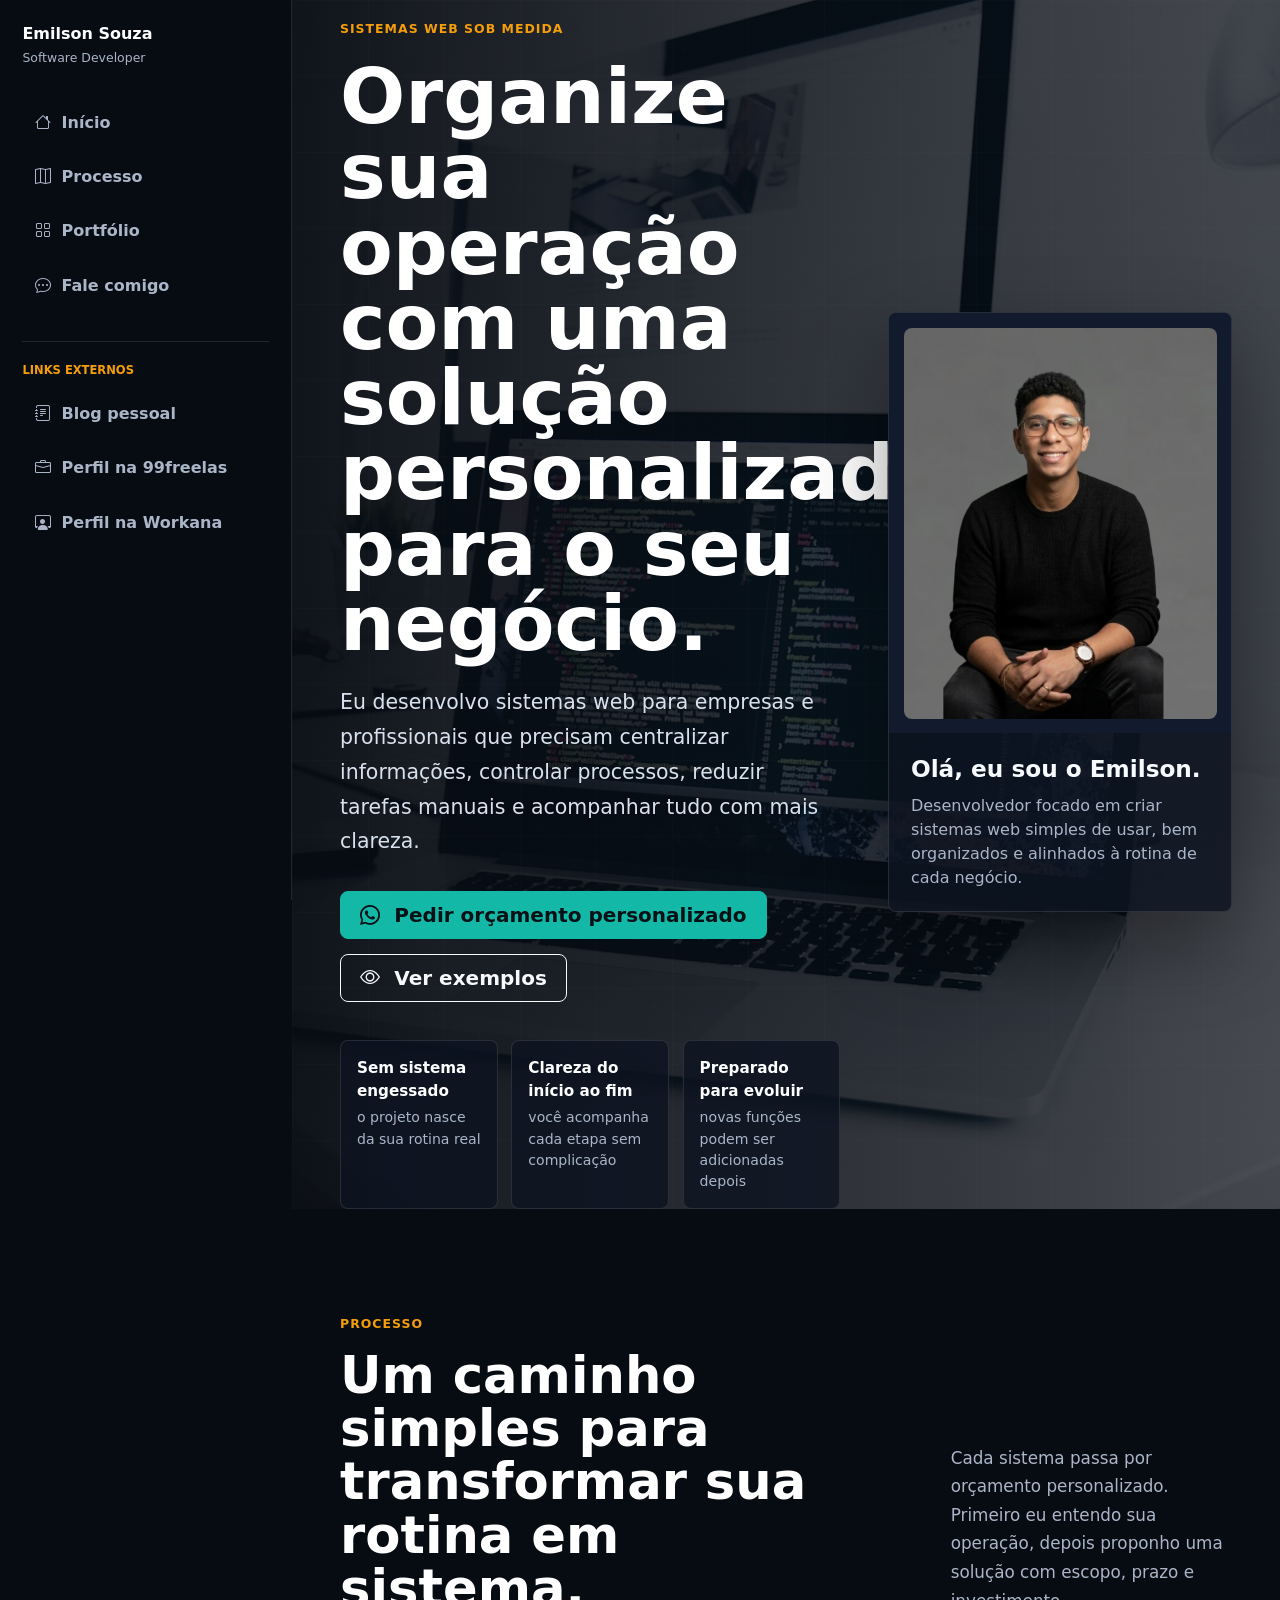
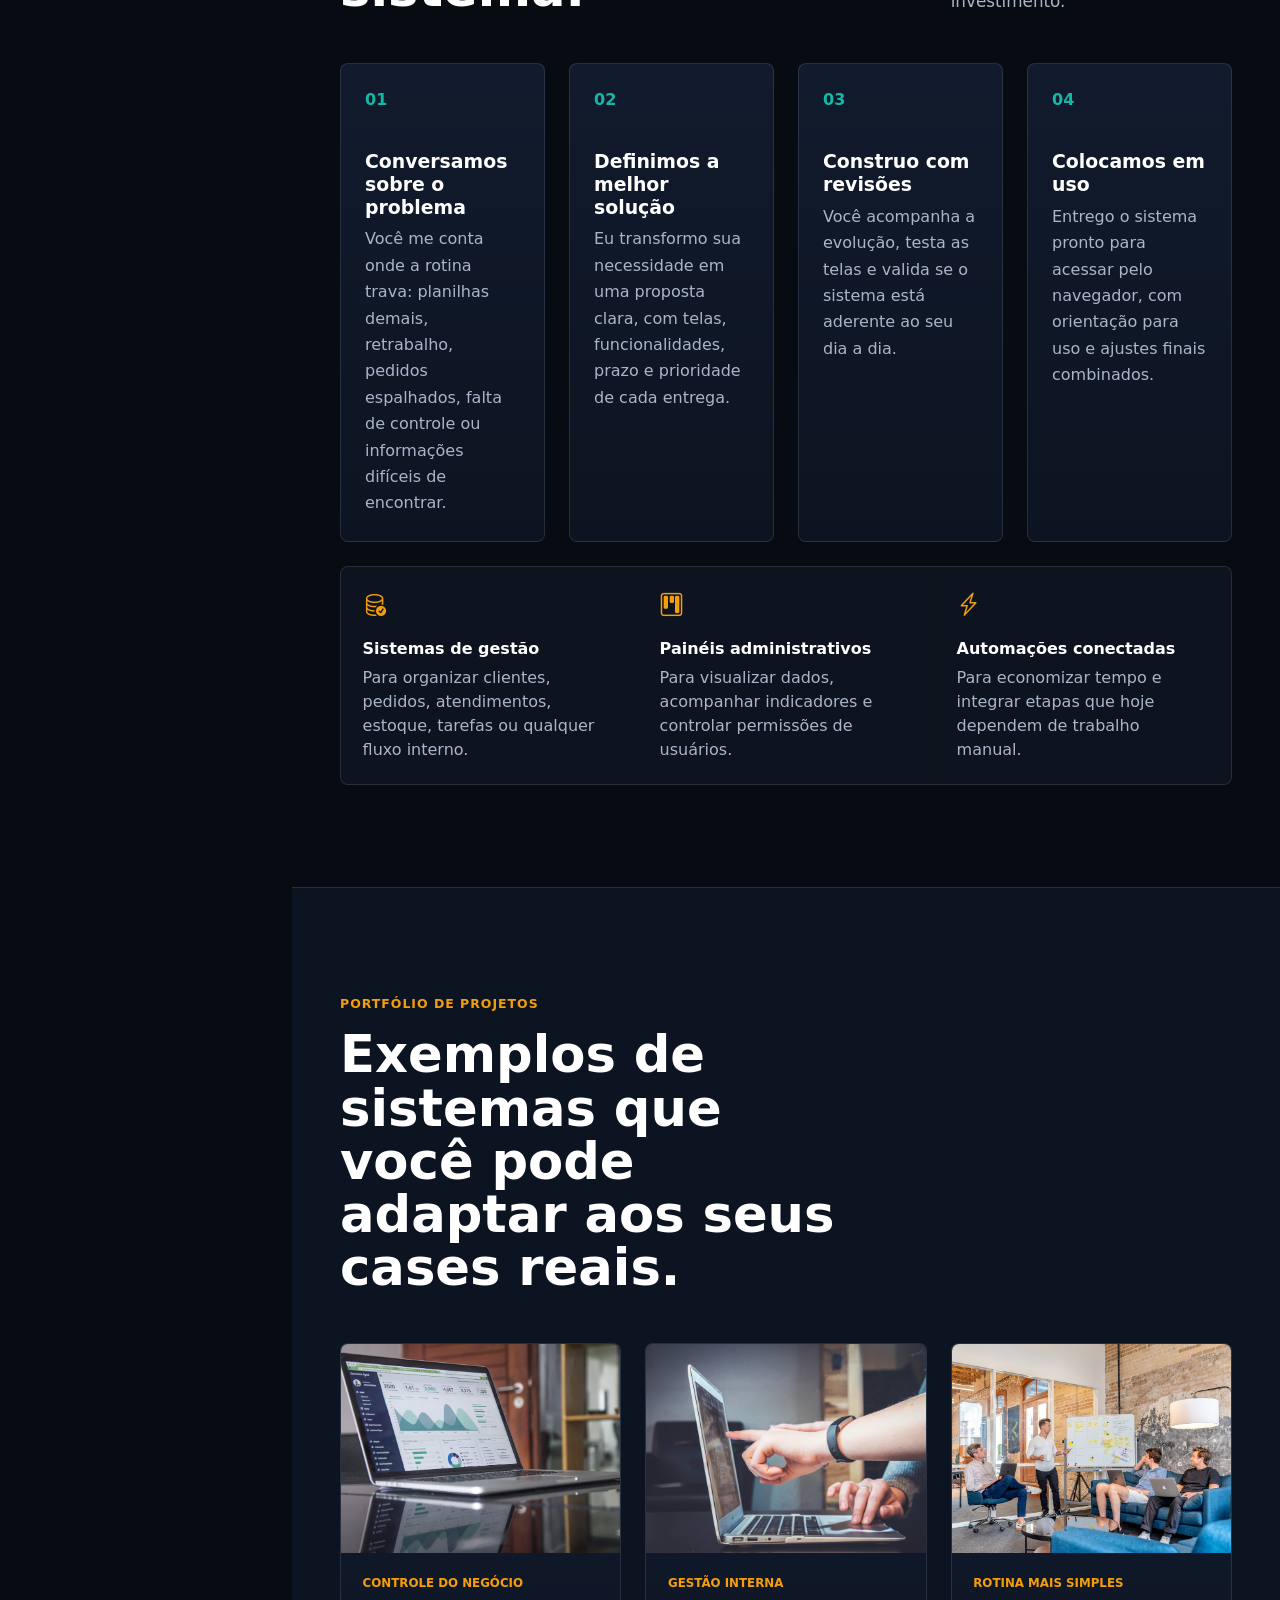
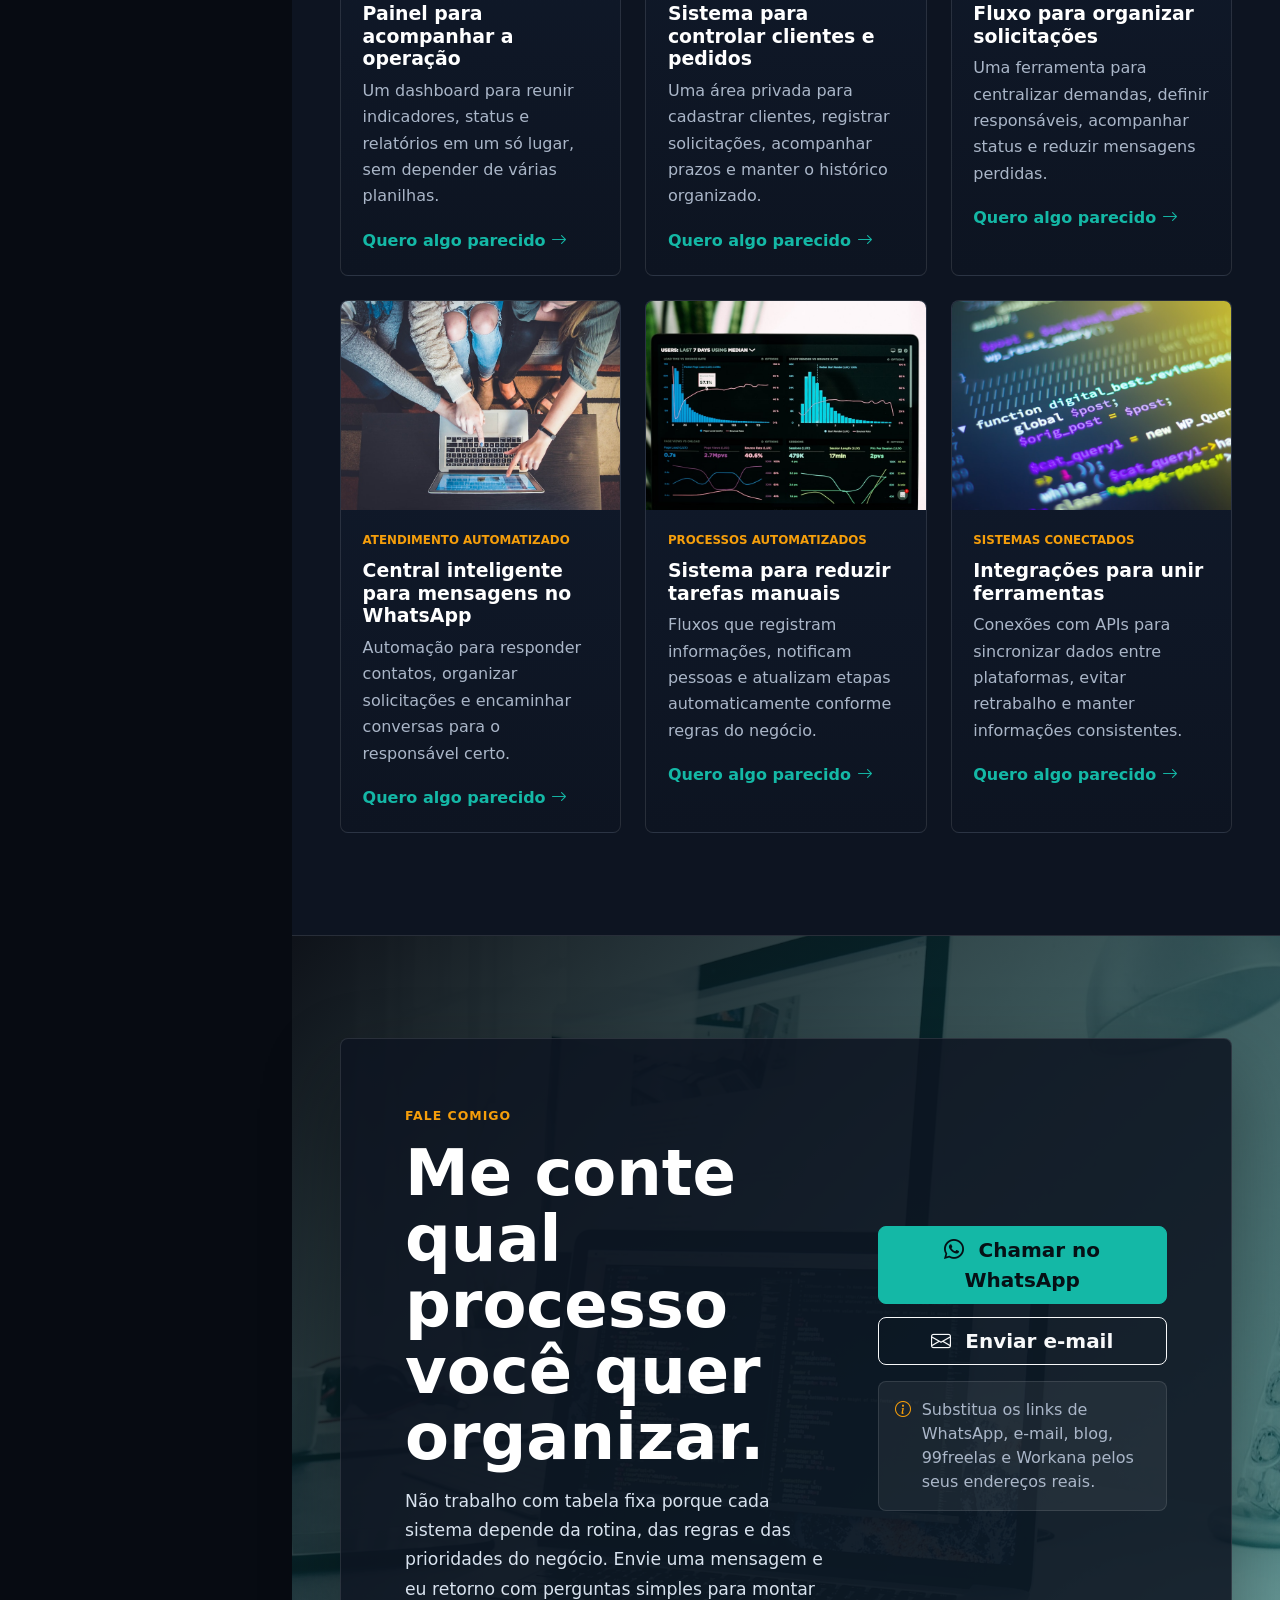
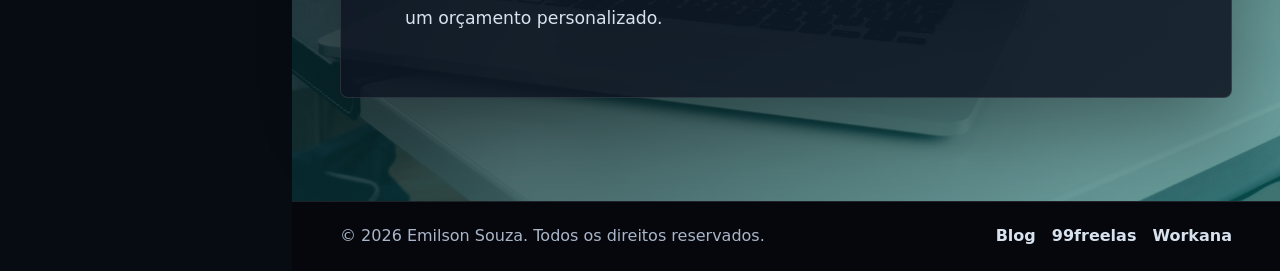
<file: index.html>
<!doctype html>
<html lang="pt-BR">
  <head>
    <meta charset="utf-8">
    <meta name="viewport" content="width=device-width, initial-scale=1">
    <meta name="description" content="Emilson Souza desenvolve sistemas web sob medida para empresas que precisam organizar processos, centralizar informações e ganhar produtividade.">
    <title>Emilson Souza | Sistemas web sob medida</title>

    <link rel="preconnect" href="https://cdn.jsdelivr.net">
    <link href="https://cdn.jsdelivr.net/npm/bootstrap@5.3.3/dist/css/bootstrap.min.css" rel="stylesheet">
    <link href="https://cdn.jsdelivr.net/npm/bootstrap-icons@1.11.3/font/bootstrap-icons.min.css" rel="stylesheet">
    <link href="assets/css/styles.css" rel="stylesheet">
  </head>

  <body>
    <button class="mobile-menu-btn d-lg-none" type="button" data-bs-toggle="offcanvas" data-bs-target="#sidebarMenu" aria-controls="sidebarMenu" aria-label="Abrir menu">
      <i class="bi bi-list"></i>
    </button>

    <aside class="sidebar offcanvas-lg offcanvas-start" tabindex="-1" id="sidebarMenu" aria-labelledby="sidebarTitle">
      <div class="offcanvas-header d-lg-none">
        <h2 class="offcanvas-title" id="sidebarTitle">Menu</h2>
        <button type="button" class="btn-close btn-close-white" data-bs-dismiss="offcanvas" data-bs-target="#sidebarMenu" aria-label="Fechar menu"></button>
      </div>

      <div class="offcanvas-body">
        <a class="brand" href="#inicio">
          <span>
            <strong>Emilson Souza</strong>
            <small>Software Developer</small>
          </span>
        </a>

        <nav class="sidebar-nav" aria-label="Navegação principal">
          <a href="#inicio"><i class="bi bi-house"></i> Início</a>
          <a href="#processo"><i class="bi bi-map"></i> Processo</a>
          <a href="#projetos"><i class="bi bi-grid"></i> Portfólio</a>
          <a href="#contato"><i class="bi bi-chat-dots"></i> Fale comigo</a>
        </nav>

        <div class="sidebar-links">
          <span>Links externos</span>
          <a href="https://seublog.com.br" target="_blank" rel="noopener">
            <i class="bi bi-journal-text"></i>
            Blog pessoal
          </a>
          <a href="https://www.99freelas.com.br/user/emilsonsn" target="_blank" rel="noopener">
            <i class="bi bi-briefcase"></i>
            Perfil na 99freelas
          </a>
          <a href="https://www.workana.com/freelancer/3a88f53136ccefb2ff561f59c9d25b75" target="_blank" rel="noopener">
            <i class="bi bi-person-workspace"></i>
            Perfil na Workana
          </a>
        </div>
      </div>
    </aside>

    <main class="page-shell">
      <section id="inicio" class="hero-section">
        <div class="hero-media" aria-hidden="true"></div>
        <div class="hero-overlay" aria-hidden="true"></div>

        <div class="container-fluid hero-content mt-3">
          <div class="row align-items-center g-5 min-vh-100">
            <div class="col-xl-7">
              <span class="eyebrow">Sistemas web sob medida</span>
              <h1>Organize sua operação com uma solução personalizada para o seu negócio.</h1>
              <p class="hero-copy">Eu desenvolvo sistemas web para empresas e profissionais que precisam centralizar informações, controlar processos, reduzir tarefas manuais e acompanhar tudo com mais clareza.</p>

              <div class="hero-actions">
                <a class="btn btn-primary btn-lg" href="#contato">
                  <i class="bi bi-whatsapp"></i>
                  Pedir orçamento personalizado
                </a>
                <a class="btn btn-outline-light btn-lg" href="#projetos">
                  <i class="bi bi-eye"></i>
                  Ver exemplos
                </a>
              </div>

              <div class="value-strip" aria-label="Diferenciais">
                <div>
                  <strong>Sem sistema engessado</strong>
                  <span>o projeto nasce da sua rotina real</span>
                </div>
                <div>
                  <strong>Clareza do início ao fim</strong>
                  <span>você acompanha cada etapa sem complicação</span>
                </div>
                <div>
                  <strong>Preparado para evoluir</strong>
                  <span>novas funções podem ser adicionadas depois</span>
                </div>
              </div>
            </div>

            <div class="col-xl-5">
              <div class="profile-card">
                <div class="profile-photo-wrap">
                  <img src="assets/images/foto-perfil.png" alt="Foto de Emilson Souza">
                </div>
                <div class="profile-info">
                  <h2>Olá, eu sou o Emilson.</h2>
                  <p>Desenvolvedor focado em criar sistemas web simples de usar, bem organizados e alinhados à rotina de cada negócio.</p>
                </div>
              </div>
            </div>
          </div>
        </div>
      </section>

      <section id="processo" class="section-padding process-section">
        <div class="container-fluid">
          <div class="row justify-content-between align-items-end mb-5">
            <div class="col-xl-7">
              <span class="section-kicker">Processo</span>
              <h2 class="section-title">Um caminho simples para transformar sua rotina em sistema.</h2>
            </div>
            <div class="col-xl-4">
              <p class="section-copy">Cada sistema passa por orçamento personalizado. Primeiro eu entendo sua operação, depois proponho uma solução com escopo, prazo e investimento.</p>
            </div>
          </div>

          <div class="row g-4">
            <div class="col-md-6 col-xl-3">
              <article class="step-card h-100">
                <span>01</span>
                <h3>Conversamos sobre o problema</h3>
                <p>Você me conta onde a rotina trava: planilhas demais, retrabalho, pedidos espalhados, falta de controle ou informações difíceis de encontrar.</p>
              </article>
            </div>
            <div class="col-md-6 col-xl-3">
              <article class="step-card h-100">
                <span>02</span>
                <h3>Definimos a melhor solução</h3>
                <p>Eu transformo sua necessidade em uma proposta clara, com telas, funcionalidades, prazo e prioridade de cada entrega.</p>
              </article>
            </div>
            <div class="col-md-6 col-xl-3">
              <article class="step-card h-100">
                <span>03</span>
                <h3>Construo com revisões</h3>
                <p>Você acompanha a evolução, testa as telas e valida se o sistema está aderente ao seu dia a dia.</p>
              </article>
            </div>
            <div class="col-md-6 col-xl-3">
              <article class="step-card h-100">
                <span>04</span>
                <h3>Colocamos em uso</h3>
                <p>Entrego o sistema pronto para acessar pelo navegador, com orientação para uso e ajustes finais combinados.</p>
              </article>
            </div>
          </div>

          <div class="service-summary">
            <div>
              <i class="bi bi-database-check"></i>
              <strong>Sistemas de gestão</strong>
              <span>Para organizar clientes, pedidos, atendimentos, estoque, tarefas ou qualquer fluxo interno.</span>
            </div>
            <div>
              <i class="bi bi-kanban"></i>
              <strong>Painéis administrativos</strong>
              <span>Para visualizar dados, acompanhar indicadores e controlar permissões de usuários.</span>
            </div>
            <div>
              <i class="bi bi-lightning-charge"></i>
              <strong>Automações conectadas</strong>
              <span>Para economizar tempo e integrar etapas que hoje dependem de trabalho manual.</span>
            </div>
          </div>
        </div>
      </section>

      <section id="projetos" class="section-padding portfolio-section">
        <div class="container-fluid">
          <div class="row justify-content-between align-items-end mb-5">
            <div class="col-xl-7">
              <span class="section-kicker">Portfólio de projetos</span>
              <h2 class="section-title">Exemplos de sistemas que você pode adaptar aos seus cases reais.</h2>
            </div>
          </div>

          <div class="row g-4">
            <div class="col-lg-4">
              <article class="project-card h-100">
                <img src="assets/images/projeto-dashboard.jpg" alt="Tela com gráficos e indicadores de negócio">
                <div class="project-body">
                  <span>Controle do negócio</span>
                  <h3>Painel para acompanhar a operação</h3>
                  <p>Um dashboard para reunir indicadores, status e relatórios em um só lugar, sem depender de várias planilhas.</p>
                  <a href="#contato">Quero algo parecido <i class="bi bi-arrow-right"></i></a>
                </div>
              </article>
            </div>
            <div class="col-lg-4">
              <article class="project-card h-100">
                <img src="assets/images/projeto-gestao.jpg" alt="Notebook exibindo um sistema web moderno">
                <div class="project-body">
                  <span>Gestão interna</span>
                  <h3>Sistema para controlar clientes e pedidos</h3>
                  <p>Uma área privada para cadastrar clientes, registrar solicitações, acompanhar prazos e manter o histórico organizado.</p>
                  <a href="#contato">Quero algo parecido <i class="bi bi-arrow-right"></i></a>
                </div>
              </article>
            </div>
            <div class="col-lg-4">
              <article class="project-card h-100">
                <img src="assets/images/projeto-sistema.jpg" alt="Pessoas planejando uma solução digital">
                <div class="project-body">
                  <span>Rotina mais simples</span>
                  <h3>Fluxo para organizar solicitações</h3>
                  <p>Uma ferramenta para centralizar demandas, definir responsáveis, acompanhar status e reduzir mensagens perdidas.</p>
                  <a href="#contato">Quero algo parecido <i class="bi bi-arrow-right"></i></a>
                </div>
              </article>
            </div>
            <div class="col-lg-4">
              <article class="project-card h-100">
                <img src="assets/images/projeto-whatsapp.jpg" alt="Pessoa usando notebook e celular para atendimento digital">
                <div class="project-body">
                  <span>Atendimento automatizado</span>
                  <h3>Central inteligente para mensagens no WhatsApp</h3>
                  <p>Automação para responder contatos, organizar solicitações e encaminhar conversas para o responsável certo.</p>
                  <a href="#contato">Quero algo parecido <i class="bi bi-arrow-right"></i></a>
                </div>
              </article>
            </div>
            <div class="col-lg-4">
              <article class="project-card h-100">
                <img src="assets/images/projeto-automacao.jpg" alt="Tela com gráficos e dados para automação de processos">
                <div class="project-body">
                  <span>Processos automatizados</span>
                  <h3>Sistema para reduzir tarefas manuais</h3>
                  <p>Fluxos que registram informações, notificam pessoas e atualizam etapas automaticamente conforme regras do negócio.</p>
                  <a href="#contato">Quero algo parecido <i class="bi bi-arrow-right"></i></a>
                </div>
              </article>
            </div>
            <div class="col-lg-4">
              <article class="project-card h-100">
                <img src="assets/images/projeto-api.jpg" alt="Código em uma tela representando integrações entre sistemas">
                <div class="project-body">
                  <span>Sistemas conectados</span>
                  <h3>Integrações para unir ferramentas</h3>
                  <p>Conexões com APIs para sincronizar dados entre plataformas, evitar retrabalho e manter informações consistentes.</p>
                  <a href="#contato">Quero algo parecido <i class="bi bi-arrow-right"></i></a>
                </div>
              </article>
            </div>
          </div>
        </div>
      </section>

      <section id="contato" class="section-padding contact-section">
        <div class="container-fluid">
          <div class="contact-box">
            <div class="row g-5 align-items-center">
              <div class="col-xl-7">
                <span class="section-kicker">Fale comigo</span>
                <h2>Me conte qual processo você quer organizar.</h2>
                <p>Não trabalho com tabela fixa porque cada sistema depende da rotina, das regras e das prioridades do negócio. Envie uma mensagem e eu retorno com perguntas simples para montar um orçamento personalizado.</p>
              </div>
              <div class="col-xl-5">
                <div class="contact-actions">
                  <a class="btn btn-primary btn-lg" href="https://wa.me/558393927553?text=Tenho interesse em uma solução personalizada!" target="_blank" rel="noopener">
                    <i class="bi bi-whatsapp"></i>
                    Chamar no WhatsApp
                  </a>
                  <a class="btn btn-outline-light btn-lg" href="mailto:emilsonsn2@gmail.com">
                    <i class="bi bi-envelope"></i>
                    Enviar e-mail
                  </a>
                </div>
                <div class="contact-note">
                  <i class="bi bi-info-circle"></i>
                  <span>Substitua os links de WhatsApp, e-mail, blog, 99freelas e Workana pelos seus endereços reais.</span>
                </div>
              </div>
            </div>
          </div>
        </div>
      </section>

      <footer class="app-footer">
        <div class="container-fluid">
          <div class="d-flex flex-column flex-md-row justify-content-between align-items-md-center gap-3">
            <p class="mb-0">© 2026 Emilson Souza. Todos os direitos reservados.</p>
            <div class="footer-links">
              <a href="https://seublog.com.br" target="_blank" rel="noopener">Blog</a>
              <a href="https://www.99freelas.com.br/user/emilsonsn" target="_blank" rel="noopener">99freelas</a>
              <a href="https://www.workana.com/freelancer/3a88f53136ccefb2ff561f59c9d25b75" target="_blank" rel="noopener">Workana</a>
            </div>
          </div>
        </div>
      </footer>
    </main>

    <script src="https://cdn.jsdelivr.net/npm/bootstrap@5.3.3/dist/js/bootstrap.bundle.min.js"></script>
  </body>
</html>
</file>
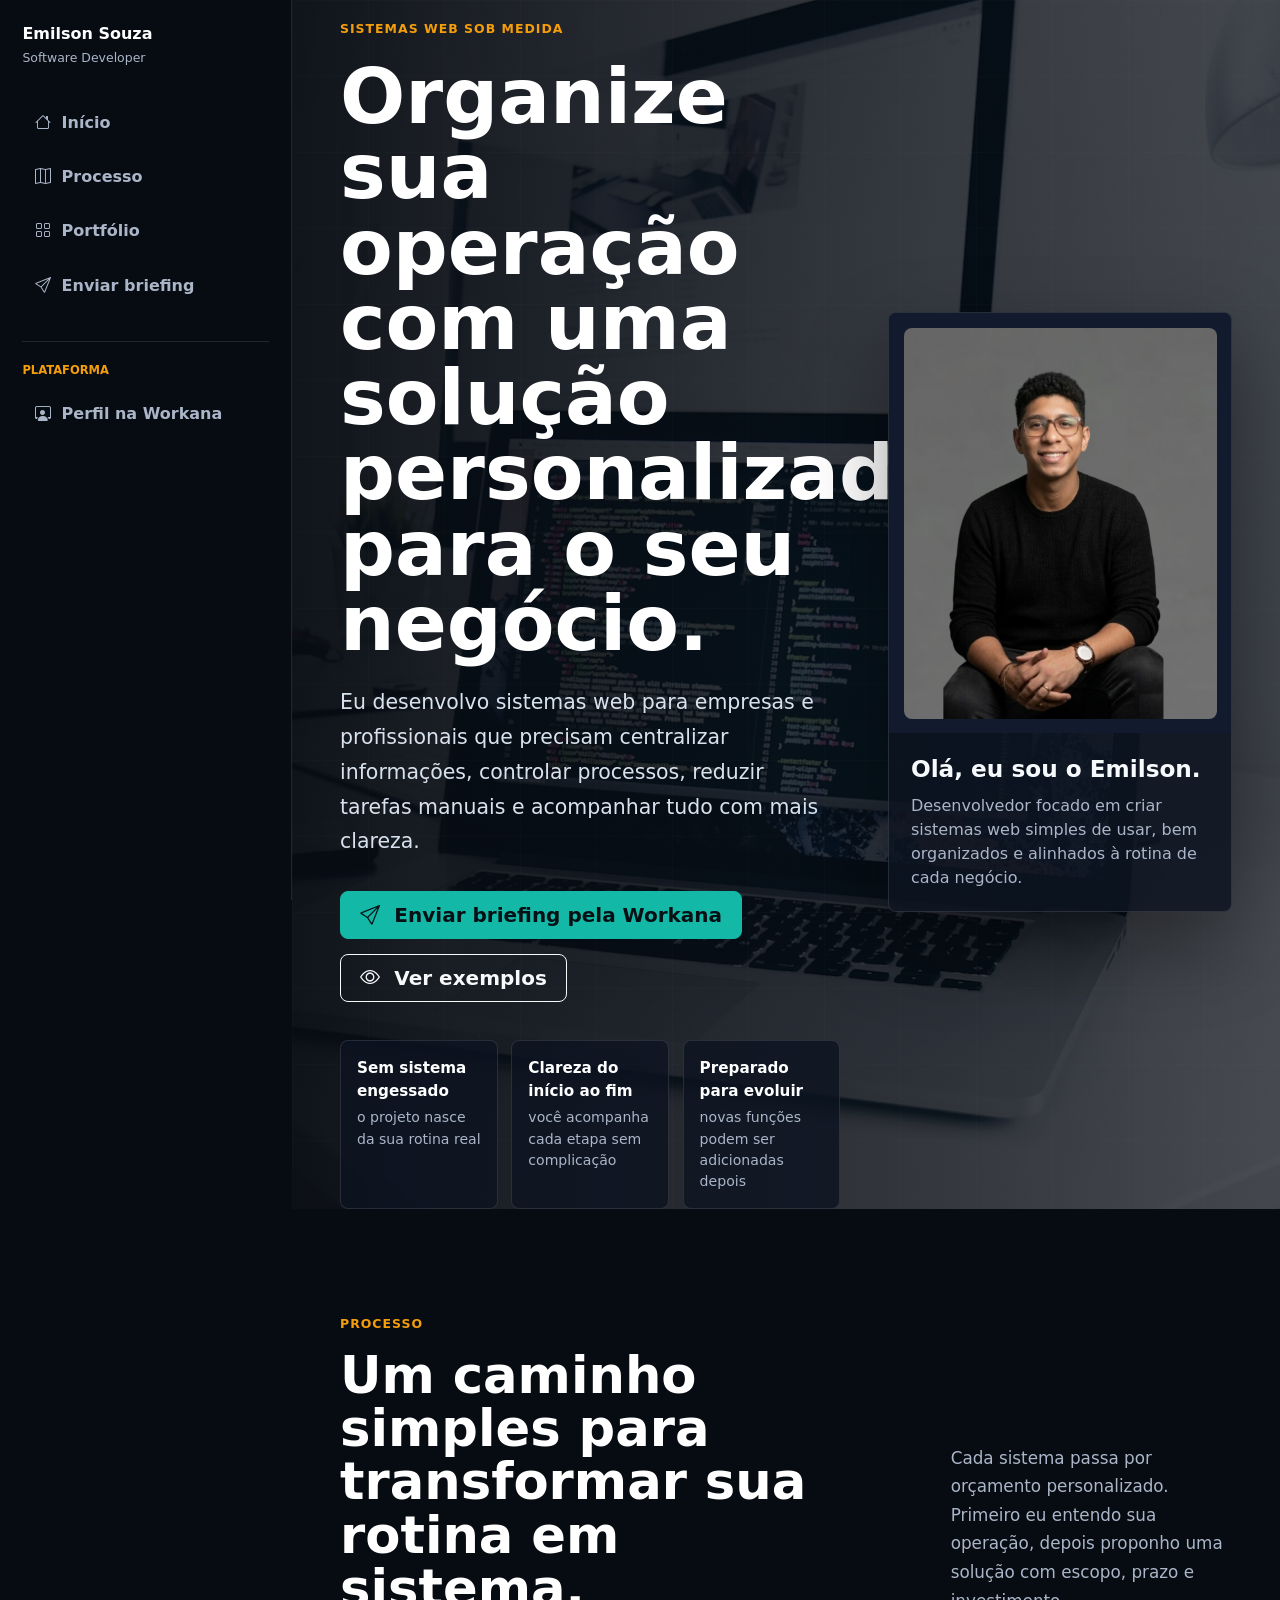
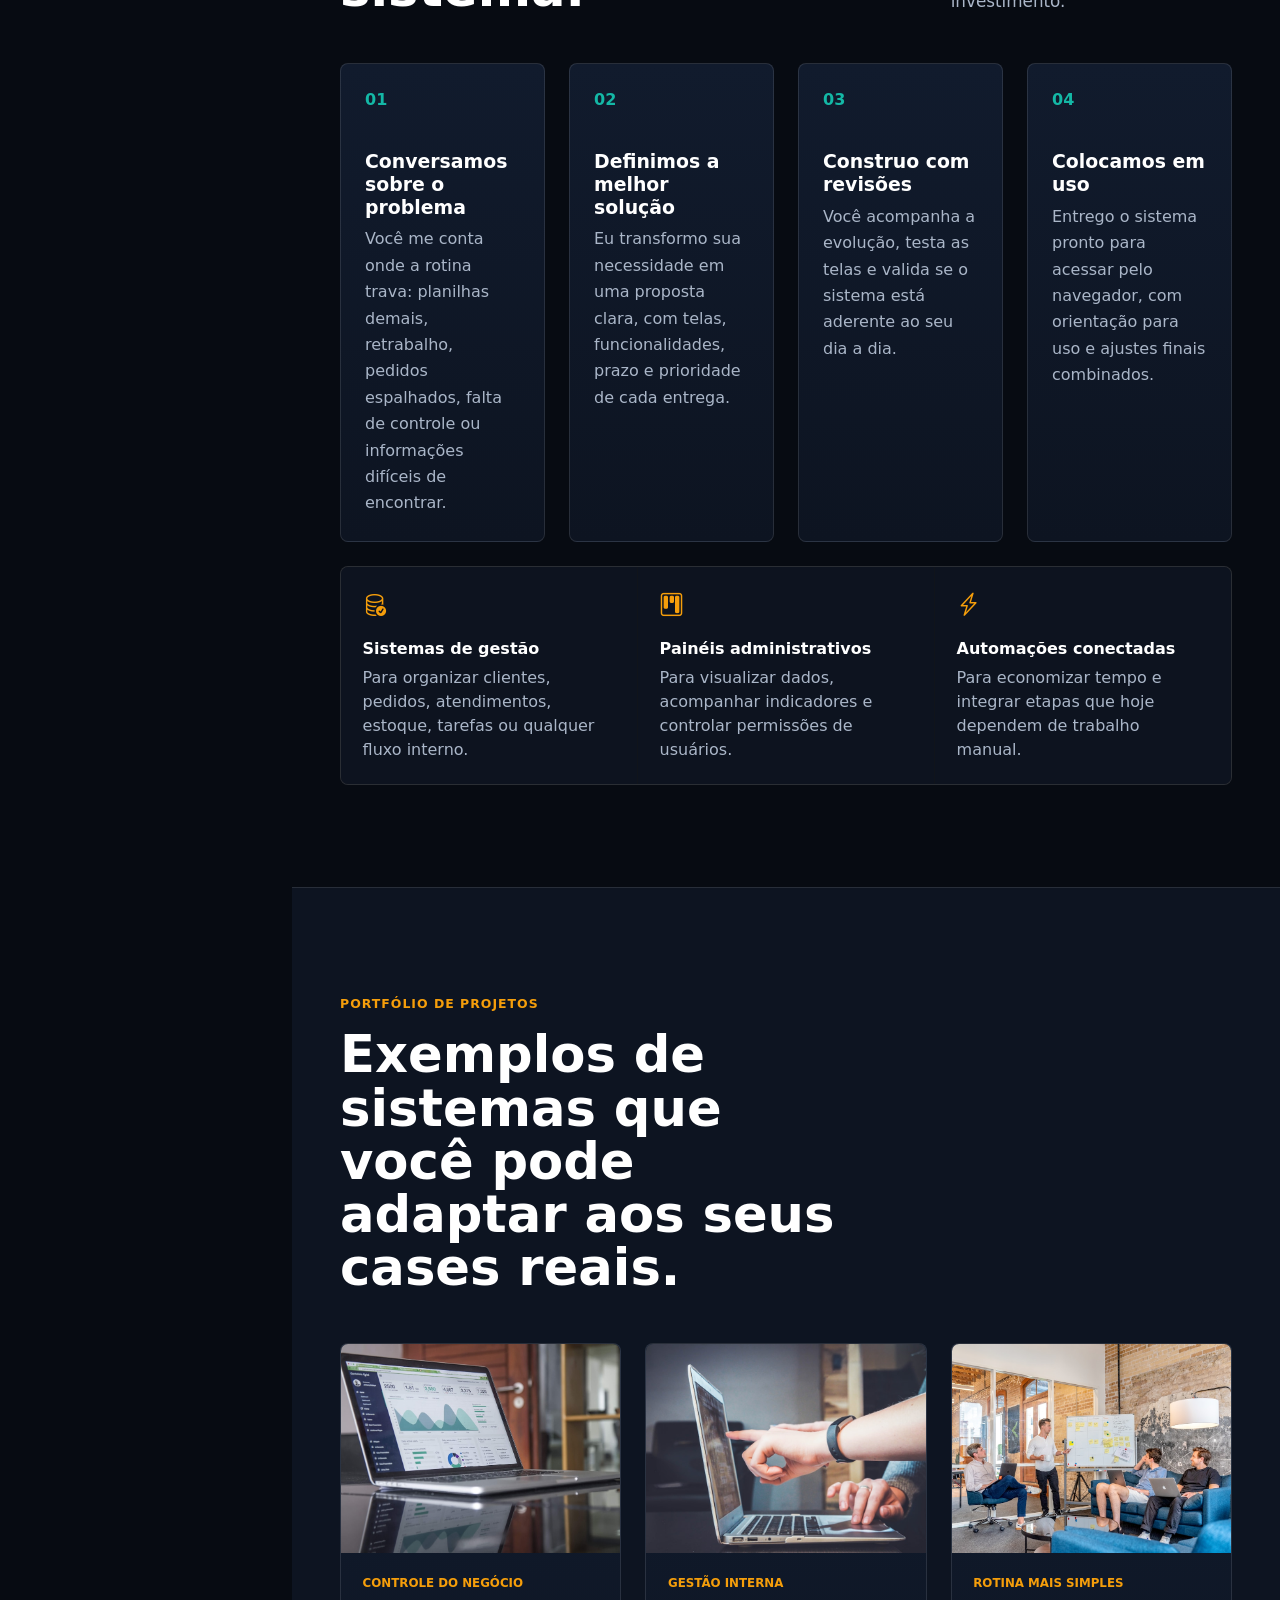
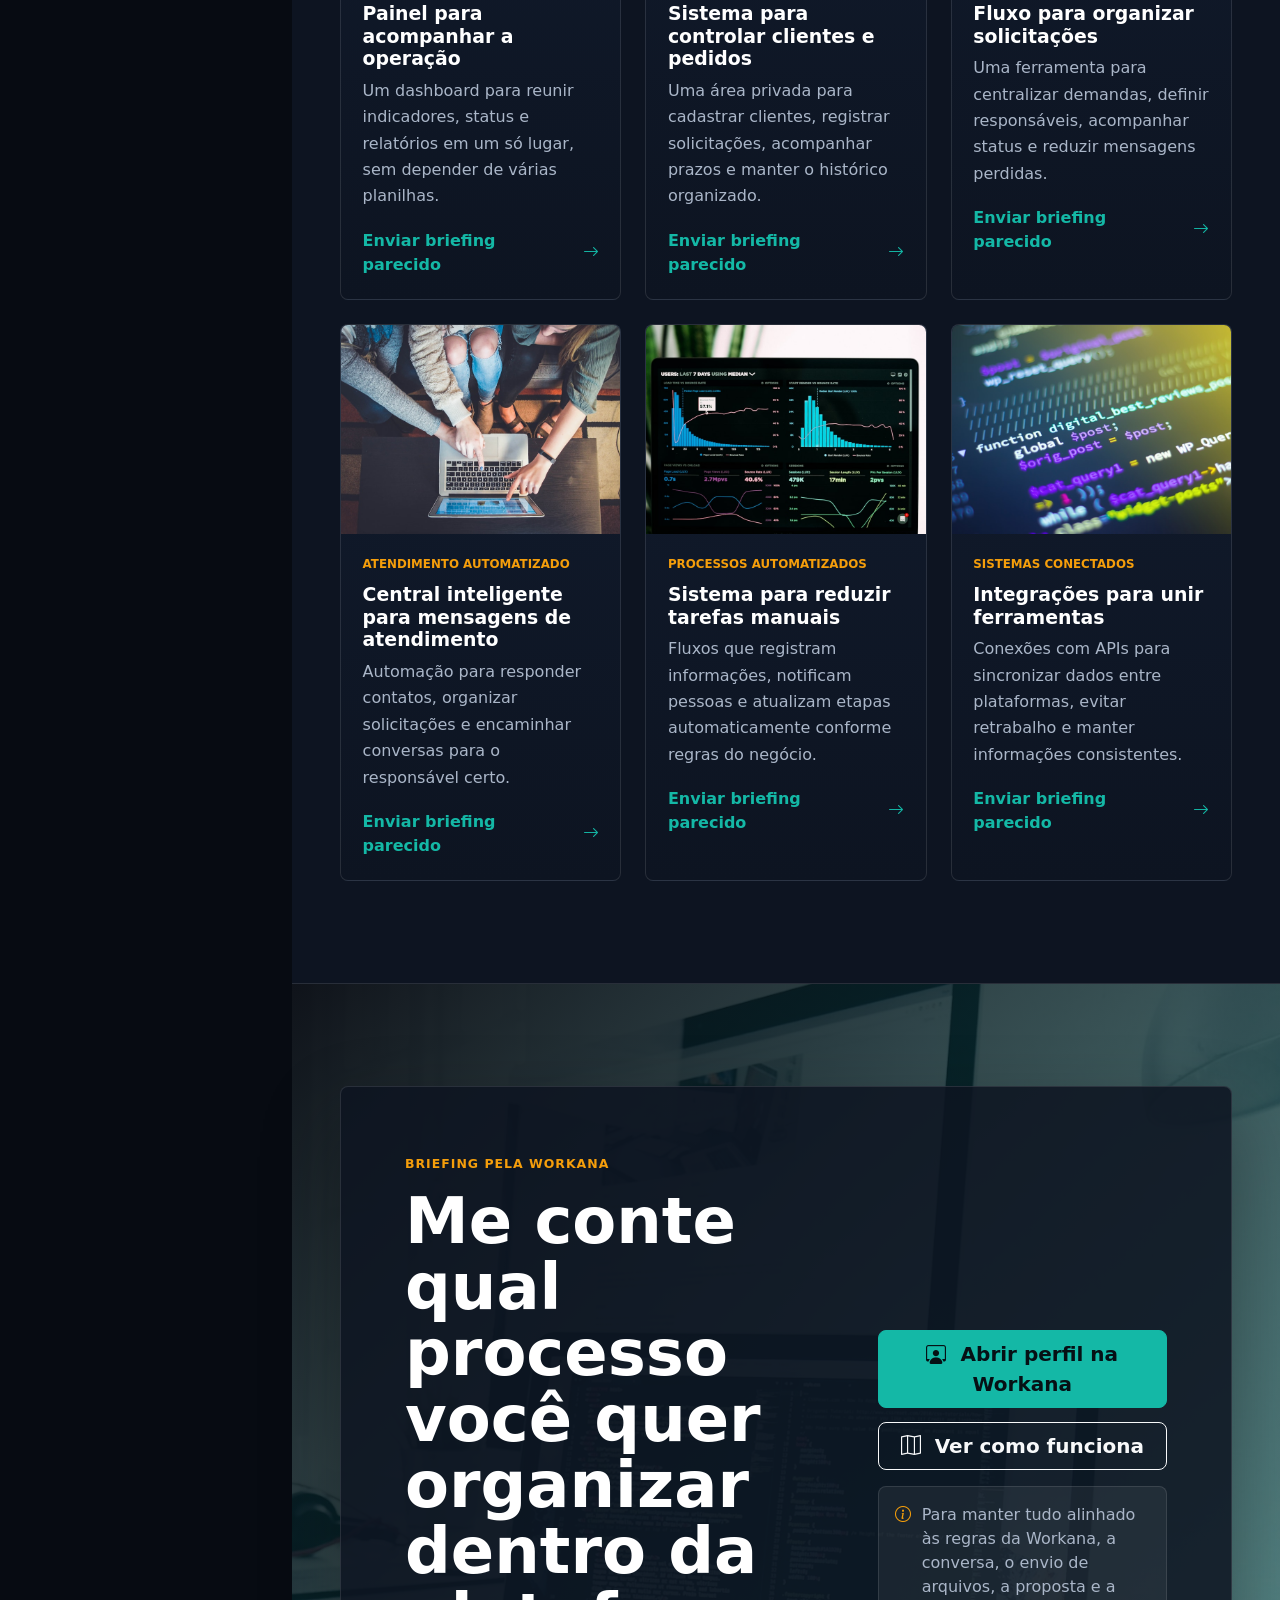
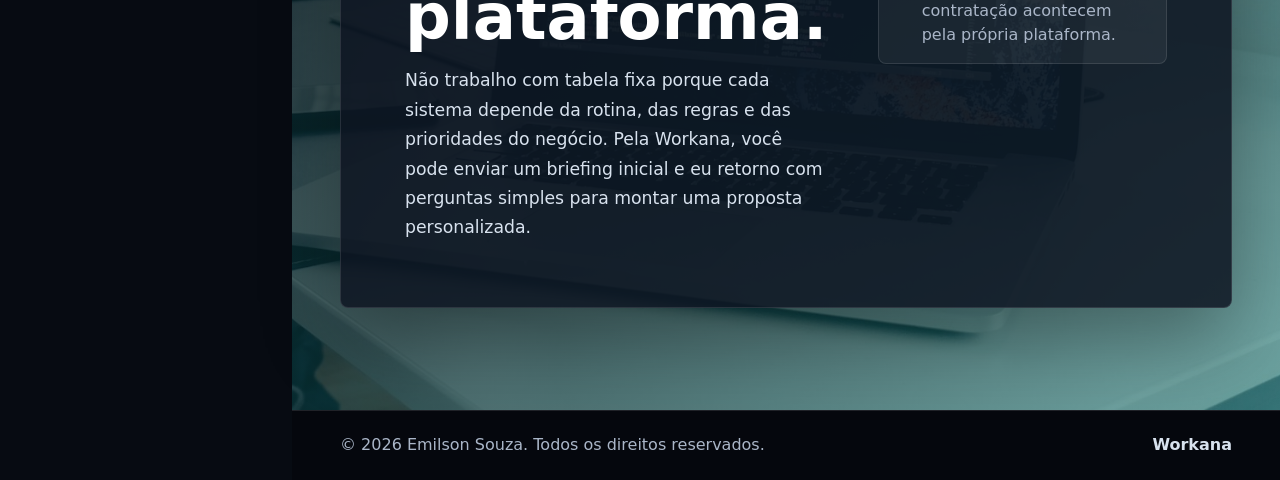
<file: workana.html>
<!doctype html>
<html lang="pt-BR">
  <head>
    <meta charset="utf-8">
    <meta name="viewport" content="width=device-width, initial-scale=1">
    <meta name="description" content="Emilson Souza desenvolve sistemas web sob medida para clientes da Workana que precisam organizar processos, centralizar informações e ganhar produtividade.">
    <title>Emilson Souza | Sistemas web sob medida na Workana</title>

    <link rel="preconnect" href="https://cdn.jsdelivr.net">
    <link href="https://cdn.jsdelivr.net/npm/bootstrap@5.3.3/dist/css/bootstrap.min.css" rel="stylesheet">
    <link href="https://cdn.jsdelivr.net/npm/bootstrap-icons@1.11.3/font/bootstrap-icons.min.css" rel="stylesheet">
    <link href="assets/css/styles.css" rel="stylesheet">
  </head>

  <body>
    <button class="mobile-menu-btn d-lg-none" type="button" data-bs-toggle="offcanvas" data-bs-target="#sidebarMenu" aria-controls="sidebarMenu" aria-label="Abrir menu">
      <i class="bi bi-list"></i>
    </button>

    <aside class="sidebar offcanvas-lg offcanvas-start" tabindex="-1" id="sidebarMenu" aria-labelledby="sidebarTitle">
      <div class="offcanvas-header d-lg-none">
        <h2 class="offcanvas-title" id="sidebarTitle">Menu</h2>
        <button type="button" class="btn-close btn-close-white" data-bs-dismiss="offcanvas" data-bs-target="#sidebarMenu" aria-label="Fechar menu"></button>
      </div>

      <div class="offcanvas-body">
        <a class="brand" href="#inicio">
          <span>
            <strong>Emilson Souza</strong>
            <small>Software Developer</small>
          </span>
        </a>

        <nav class="sidebar-nav" aria-label="Navegação principal">
          <a href="#inicio"><i class="bi bi-house"></i> Início</a>
          <a href="#processo"><i class="bi bi-map"></i> Processo</a>
          <a href="#projetos"><i class="bi bi-grid"></i> Portfólio</a>
          <a href="#contato"><i class="bi bi-send"></i> Enviar briefing</a>
        </nav>

        <div class="sidebar-links">
          <span>Plataforma</span>
          <a href="https://www.workana.com/freelancer/3a88f53136ccefb2ff561f59c9d25b75" target="_blank" rel="noopener">
            <i class="bi bi-person-workspace"></i>
            Perfil na Workana
          </a>
        </div>
      </div>
    </aside>

    <main class="page-shell">
      <section id="inicio" class="hero-section">
        <div class="hero-media" aria-hidden="true"></div>
        <div class="hero-overlay" aria-hidden="true"></div>

        <div class="container-fluid hero-content mt-3">
          <div class="row align-items-center g-5 min-vh-100">
            <div class="col-xl-7">
              <span class="eyebrow">Sistemas web sob medida</span>
              <h1>Organize sua operação com uma solução personalizada para o seu negócio.</h1>
              <p class="hero-copy">Eu desenvolvo sistemas web para empresas e profissionais que precisam centralizar informações, controlar processos, reduzir tarefas manuais e acompanhar tudo com mais clareza.</p>

              <div class="hero-actions">
                <a class="btn btn-primary btn-lg" href="#contato">
                  <i class="bi bi-send"></i>
                  Enviar briefing pela Workana
                </a>
                <a class="btn btn-outline-light btn-lg" href="#projetos">
                  <i class="bi bi-eye"></i>
                  Ver exemplos
                </a>
              </div>

              <div class="value-strip" aria-label="Diferenciais">
                <div>
                  <strong>Sem sistema engessado</strong>
                  <span>o projeto nasce da sua rotina real</span>
                </div>
                <div>
                  <strong>Clareza do início ao fim</strong>
                  <span>você acompanha cada etapa sem complicação</span>
                </div>
                <div>
                  <strong>Preparado para evoluir</strong>
                  <span>novas funções podem ser adicionadas depois</span>
                </div>
              </div>
            </div>

            <div class="col-xl-5">
              <div class="profile-card">
                <div class="profile-photo-wrap">
                  <img src="assets/images/foto-perfil.png" alt="Foto de Emilson Souza">
                </div>
                <div class="profile-info">
                  <h2>Olá, eu sou o Emilson.</h2>
                  <p>Desenvolvedor focado em criar sistemas web simples de usar, bem organizados e alinhados à rotina de cada negócio.</p>
                </div>
              </div>
            </div>
          </div>
        </div>
      </section>

      <section id="processo" class="section-padding process-section">
        <div class="container-fluid">
          <div class="row justify-content-between align-items-end mb-5">
            <div class="col-xl-7">
              <span class="section-kicker">Processo</span>
              <h2 class="section-title">Um caminho simples para transformar sua rotina em sistema.</h2>
            </div>
            <div class="col-xl-4">
              <p class="section-copy">Cada sistema passa por orçamento personalizado. Primeiro eu entendo sua operação, depois proponho uma solução com escopo, prazo e investimento.</p>
            </div>
          </div>

          <div class="row g-4">
            <div class="col-md-6 col-xl-3">
              <article class="step-card h-100">
                <span>01</span>
                <h3>Conversamos sobre o problema</h3>
                <p>Você me conta onde a rotina trava: planilhas demais, retrabalho, pedidos espalhados, falta de controle ou informações difíceis de encontrar.</p>
              </article>
            </div>
            <div class="col-md-6 col-xl-3">
              <article class="step-card h-100">
                <span>02</span>
                <h3>Definimos a melhor solução</h3>
                <p>Eu transformo sua necessidade em uma proposta clara, com telas, funcionalidades, prazo e prioridade de cada entrega.</p>
              </article>
            </div>
            <div class="col-md-6 col-xl-3">
              <article class="step-card h-100">
                <span>03</span>
                <h3>Construo com revisões</h3>
                <p>Você acompanha a evolução, testa as telas e valida se o sistema está aderente ao seu dia a dia.</p>
              </article>
            </div>
            <div class="col-md-6 col-xl-3">
              <article class="step-card h-100">
                <span>04</span>
                <h3>Colocamos em uso</h3>
                <p>Entrego o sistema pronto para acessar pelo navegador, com orientação para uso e ajustes finais combinados.</p>
              </article>
            </div>
          </div>

          <div class="service-summary">
            <div>
              <i class="bi bi-database-check"></i>
              <strong>Sistemas de gestão</strong>
              <span>Para organizar clientes, pedidos, atendimentos, estoque, tarefas ou qualquer fluxo interno.</span>
            </div>
            <div>
              <i class="bi bi-kanban"></i>
              <strong>Painéis administrativos</strong>
              <span>Para visualizar dados, acompanhar indicadores e controlar permissões de usuários.</span>
            </div>
            <div>
              <i class="bi bi-lightning-charge"></i>
              <strong>Automações conectadas</strong>
              <span>Para economizar tempo e integrar etapas que hoje dependem de trabalho manual.</span>
            </div>
          </div>
        </div>
      </section>

      <section id="projetos" class="section-padding portfolio-section">
        <div class="container-fluid">
          <div class="row justify-content-between align-items-end mb-5">
            <div class="col-xl-7">
              <span class="section-kicker">Portfólio de projetos</span>
              <h2 class="section-title">Exemplos de sistemas que você pode adaptar aos seus cases reais.</h2>
            </div>
          </div>

          <div class="row g-4">
            <div class="col-lg-4">
              <article class="project-card h-100">
                <img src="assets/images/projeto-dashboard.jpg" alt="Tela com gráficos e indicadores de negócio">
                <div class="project-body">
                  <span>Controle do negócio</span>
                  <h3>Painel para acompanhar a operação</h3>
                  <p>Um dashboard para reunir indicadores, status e relatórios em um só lugar, sem depender de várias planilhas.</p>
                  <a href="#contato">Enviar briefing parecido <i class="bi bi-arrow-right"></i></a>
                </div>
              </article>
            </div>
            <div class="col-lg-4">
              <article class="project-card h-100">
                <img src="assets/images/projeto-gestao.jpg" alt="Notebook exibindo um sistema web moderno">
                <div class="project-body">
                  <span>Gestão interna</span>
                  <h3>Sistema para controlar clientes e pedidos</h3>
                  <p>Uma área privada para cadastrar clientes, registrar solicitações, acompanhar prazos e manter o histórico organizado.</p>
                  <a href="#contato">Enviar briefing parecido <i class="bi bi-arrow-right"></i></a>
                </div>
              </article>
            </div>
            <div class="col-lg-4">
              <article class="project-card h-100">
                <img src="assets/images/projeto-sistema.jpg" alt="Pessoas planejando uma solução digital">
                <div class="project-body">
                  <span>Rotina mais simples</span>
                  <h3>Fluxo para organizar solicitações</h3>
                  <p>Uma ferramenta para centralizar demandas, definir responsáveis, acompanhar status e reduzir mensagens perdidas.</p>
                  <a href="#contato">Enviar briefing parecido <i class="bi bi-arrow-right"></i></a>
                </div>
              </article>
            </div>
            <div class="col-lg-4">
              <article class="project-card h-100">
                <img src="assets/images/projeto-atendimento.jpg" alt="Pessoa usando notebook e celular para atendimento digital">
                <div class="project-body">
                  <span>Atendimento automatizado</span>
                  <h3>Central inteligente para mensagens de atendimento</h3>
                  <p>Automação para responder contatos, organizar solicitações e encaminhar conversas para o responsável certo.</p>
                  <a href="#contato">Enviar briefing parecido <i class="bi bi-arrow-right"></i></a>
                </div>
              </article>
            </div>
            <div class="col-lg-4">
              <article class="project-card h-100">
                <img src="assets/images/projeto-automacao.jpg" alt="Tela com gráficos e dados para automação de processos">
                <div class="project-body">
                  <span>Processos automatizados</span>
                  <h3>Sistema para reduzir tarefas manuais</h3>
                  <p>Fluxos que registram informações, notificam pessoas e atualizam etapas automaticamente conforme regras do negócio.</p>
                  <a href="#contato">Enviar briefing parecido <i class="bi bi-arrow-right"></i></a>
                </div>
              </article>
            </div>
            <div class="col-lg-4">
              <article class="project-card h-100">
                <img src="assets/images/projeto-api.jpg" alt="Código em uma tela representando integrações entre sistemas">
                <div class="project-body">
                  <span>Sistemas conectados</span>
                  <h3>Integrações para unir ferramentas</h3>
                  <p>Conexões com APIs para sincronizar dados entre plataformas, evitar retrabalho e manter informações consistentes.</p>
                  <a href="#contato">Enviar briefing parecido <i class="bi bi-arrow-right"></i></a>
                </div>
              </article>
            </div>
          </div>
        </div>
      </section>

      <section id="contato" class="section-padding contact-section">
        <div class="container-fluid">
          <div class="contact-box">
            <div class="row g-5 align-items-center">
              <div class="col-xl-7">
                <span class="section-kicker">Briefing pela Workana</span>
                <h2>Me conte qual processo você quer organizar dentro da plataforma.</h2>
                <p>Não trabalho com tabela fixa porque cada sistema depende da rotina, das regras e das prioridades do negócio. Pela Workana, você pode enviar um briefing inicial e eu retorno com perguntas simples para montar uma proposta personalizada.</p>
              </div>
              <div class="col-xl-5">
                <div class="contact-actions">
                  <a class="btn btn-primary btn-lg" href="https://www.workana.com/freelancer/3a88f53136ccefb2ff561f59c9d25b75" target="_blank" rel="noopener">
                    <i class="bi bi-person-workspace"></i>
                    Abrir perfil na Workana
                  </a>
                  <a class="btn btn-outline-light btn-lg" href="#processo">
                    <i class="bi bi-map"></i>
                    Ver como funciona
                  </a>
                </div>
                <div class="contact-note">
                  <i class="bi bi-info-circle"></i>
                  <span>Para manter tudo alinhado às regras da Workana, a conversa, o envio de arquivos, a proposta e a contratação acontecem pela própria plataforma.</span>
                </div>
              </div>
            </div>
          </div>
        </div>
      </section>

      <footer class="app-footer">
        <div class="container-fluid">
          <div class="d-flex flex-column flex-md-row justify-content-between align-items-md-center gap-3">
            <p class="mb-0">© 2026 Emilson Souza. Todos os direitos reservados.</p>
            <div class="footer-links">
              <a href="https://www.workana.com/freelancer/3a88f53136ccefb2ff561f59c9d25b75" target="_blank" rel="noopener">Workana</a>
            </div>
          </div>
        </div>
      </footer>
    </main>

    <script src="https://cdn.jsdelivr.net/npm/bootstrap@5.3.3/dist/js/bootstrap.bundle.min.js"></script>
  </body>
</html>
</file>
<file: assets/css/styles.css>
:root {
  --bg: #070b12;
  --surface: #0d1421;
  --surface-2: #111b2d;
  --surface-3: #172338;
  --ink: #f7fafc;
  --muted: #aab6c8;
  --soft: #d8e2ee;
  --line: rgba(255, 255, 255, 0.11);
  --primary: #14b8a6;
  --primary-dark: #0f766e;
  --accent: #f59e0b;
  --sidebar: 292px;
  --radius: 8px;
}

* {
  letter-spacing: 0;
}

html {
  scroll-behavior: smooth;
}

body {
  background: var(--bg);
  color: var(--ink);
  font-family: Inter, system-ui, -apple-system, BlinkMacSystemFont, "Segoe UI", sans-serif;
}

a {
  text-decoration: none;
}

.mobile-menu-btn {
  align-items: center;
  background: rgba(13, 20, 33, 0.9);
  border: 1px solid var(--line);
  border-radius: 8px;
  color: #ffffff;
  display: inline-flex;
  font-size: 1.5rem;
  height: 46px;
  justify-content: center;
  left: 1rem;
  position: fixed;
  top: 1rem;
  width: 46px;
  z-index: 1040;
}

.sidebar {
  background: rgba(8, 13, 22, 0.96);
  border-right: 1px solid var(--line);
  color: #ffffff;
  min-height: 100vh;
  width: var(--sidebar);
}

.sidebar .offcanvas-body {
  display: flex;
  flex-direction: column;
  gap: 2rem;
  padding: 1.4rem;
}

.brand {
  align-items: center;
  color: #ffffff;
  display: flex;
  gap: 0.8rem;
}

.brand:hover {
  color: #ffffff;
}

.brand-mark {
  align-items: center;
  background: linear-gradient(135deg, var(--primary), var(--accent));
  border-radius: 8px;
  color: #071018;
  display: inline-flex;
  flex: 0 0 auto;
  font-size: 0.86rem;
  font-weight: 900;
  height: 42px;
  justify-content: center;
  width: 42px;
}

.brand strong,
.brand small {
  display: block;
}

.brand small {
  color: var(--muted);
  font-size: 0.78rem;
  margin-top: 0.15rem;
}

.sidebar-nav,
.sidebar-links {
  display: grid;
  gap: 0.45rem;
}

.sidebar-nav a,
.sidebar-links a {
  align-items: center;
  border-radius: 8px;
  color: var(--muted);
  display: flex;
  font-weight: 700;
  gap: 0.65rem;
  min-height: 44px;
  padding: 0.72rem 0.8rem;
}

.sidebar-nav a:hover,
.sidebar-links a:hover {
  background: rgba(255, 255, 255, 0.07);
  color: #ffffff;
}

.sidebar-links {
  border-top: 1px solid var(--line);
  margin-top: auto;
  padding-top: 1.25rem;
}

.sidebar-links span {
  color: var(--accent);
  font-size: 0.72rem;
  font-weight: 900;
  margin-bottom: 0.25rem;
  text-transform: uppercase;
}

.page-shell {
  min-height: 100vh;
}

.container-fluid {
  max-width: 1220px;
  padding-left: clamp(1.25rem, 4vw, 3rem);
  padding-right: clamp(1.25rem, 4vw, 3rem);
}

.hero-section {
  min-height: 100vh;
  overflow: hidden;
  position: relative;
}

.hero-media {
  background:
    linear-gradient(90deg, rgba(7, 11, 18, 0.96), rgba(7, 11, 18, 0.82), rgba(7, 11, 18, 0.7)),
    url("../images/hero-workspace.jpg") center / cover;
  inset: 0;
  position: absolute;
}

.hero-overlay {
  background-image:
    linear-gradient(rgba(255, 255, 255, 0.055) 1px, transparent 1px),
    linear-gradient(90deg, rgba(255, 255, 255, 0.055) 1px, transparent 1px);
  background-size: 76px 76px;
  inset: 0;
  opacity: 0.26;
  position: absolute;
}

.hero-content {
  position: relative;
  z-index: 2;
}

.hero-section h1 {
  color: #ffffff;
  font-size: clamp(2.7rem, 6vw, 5.8rem);
  font-weight: 900;
  line-height: 0.98;
  margin: 1.2rem 0 1.5rem;
  max-width: 980px;
}

.hero-copy {
  color: var(--soft);
  font-size: clamp(1.05rem, 1.6vw, 1.28rem);
  line-height: 1.7;
  margin-bottom: 2rem;
  max-width: 760px;
}

.eyebrow,
.section-kicker {
  color: var(--accent);
  display: inline-flex;
  font-size: 0.78rem;
  font-weight: 900;
  letter-spacing: 0.08em;
  text-transform: uppercase;
}

.hero-actions {
  display: flex;
  flex-wrap: wrap;
  gap: 0.9rem;
}

.btn {
  border-radius: 8px;
  font-weight: 800;
  padding-inline: 1.2rem;
}

.btn-primary {
  --bs-btn-bg: var(--primary);
  --bs-btn-border-color: var(--primary);
  --bs-btn-color: #061015;
  --bs-btn-hover-bg: #2dd4bf;
  --bs-btn-hover-border-color: #2dd4bf;
  --bs-btn-hover-color: #061015;
}

.btn i {
  margin-right: 0.45rem;
}

.value-strip {
  display: grid;
  gap: 0.85rem;
  grid-template-columns: repeat(3, minmax(0, 1fr));
  margin-top: 2.4rem;
  max-width: 920px;
}

.value-strip div {
  background: rgba(13, 20, 33, 0.82);
  border: 1px solid var(--line);
  border-radius: var(--radius);
  padding: 1rem;
}

.value-strip strong,
.value-strip span {
  display: block;
}

.value-strip strong {
  color: #ffffff;
  font-size: 0.95rem;
}

.value-strip span {
  color: var(--muted);
  font-size: 0.88rem;
  margin-top: 0.3rem;
}

.profile-card {
  background: rgba(13, 20, 33, 0.86);
  border: 1px solid var(--line);
  border-radius: var(--radius);
  box-shadow: 0 32px 80px rgba(0, 0, 0, 0.38);
  margin-left: auto;
  max-width: 430px;
  overflow: hidden;
}

.profile-photo-wrap {
  background: var(--surface-2);
  padding: 0.9rem;
}

.profile-photo-wrap img {
  aspect-ratio: 4 / 5;
  border-radius: var(--radius);
  display: block;
  object-fit: cover;
  width: 100%;
}

.profile-info {
  padding: 1.35rem;
}

.profile-info span {
  color: var(--accent);
  display: block;
  font-size: 0.75rem;
  font-weight: 900;
  margin-bottom: 0.65rem;
  text-transform: uppercase;
}

.profile-info h2 {
  font-size: 1.45rem;
  font-weight: 900;
  margin-bottom: 0.7rem;
}

.profile-info p {
  color: var(--muted);
  margin-bottom: 0;
}

.section-padding {
  padding: clamp(4.5rem, 8vw, 7rem) 0;
}

.section-title {
  color: #ffffff;
  font-size: clamp(2.1rem, 4vw, 3.55rem);
  font-weight: 900;
  line-height: 1.04;
  margin: 0.85rem 0 0;
}

.section-copy {
  color: var(--muted);
  font-size: 1.05rem;
  line-height: 1.7;
  margin-bottom: 0;
}

.process-section {
  background: var(--bg);
}

.step-card,
.project-card {
  background: linear-gradient(180deg, var(--surface-2), var(--surface));
  border: 1px solid var(--line);
  border-radius: var(--radius);
}

.step-card {
  padding: 1.5rem;
}

.step-card span {
  color: var(--primary);
  display: block;
  font-weight: 900;
  margin-bottom: 2.4rem;
}

.step-card h3,
.project-body h3 {
  color: #ffffff;
  font-size: 1.18rem;
  font-weight: 900;
}

.step-card p,
.project-body p {
  color: var(--muted);
  line-height: 1.65;
  margin-bottom: 0;
}

.service-summary {
  background: rgba(255, 255, 255, 0.04);
  border: 1px solid var(--line);
  border-radius: var(--radius);
  display: grid;
  gap: 1px;
  grid-template-columns: repeat(3, minmax(0, 1fr));
  margin-top: 1.5rem;
  overflow: hidden;
}

.service-summary div {
  background: rgba(13, 20, 33, 0.74);
  padding: 1.35rem;
}

.service-summary i {
  color: var(--accent);
  display: block;
  font-size: 1.45rem;
  margin-bottom: 0.85rem;
}

.service-summary strong,
.service-summary span {
  display: block;
}

.service-summary strong {
  color: #ffffff;
  font-weight: 900;
}

.service-summary span {
  color: var(--muted);
  margin-top: 0.35rem;
}

.portfolio-section {
  background: var(--surface);
  border-bottom: 1px solid var(--line);
  border-top: 1px solid var(--line);
}

.project-card {
  overflow: hidden;
  transition: transform 180ms ease, border-color 180ms ease;
}

.project-card:hover {
  border-color: rgba(20, 184, 166, 0.45);
  transform: translateY(-5px);
}

.project-card img {
  aspect-ratio: 4 / 3;
  display: block;
  object-fit: cover;
  width: 100%;
}

.project-body {
  padding: 1.35rem;
}

.project-body span {
  color: var(--accent);
  display: block;
  font-size: 0.74rem;
  font-weight: 900;
  margin-bottom: 0.6rem;
  text-transform: uppercase;
}

.project-body a {
  align-items: center;
  color: var(--primary);
  display: inline-flex;
  font-weight: 900;
  gap: 0.35rem;
  margin-top: 1.2rem;
}

.contact-section {
  background:
    linear-gradient(135deg, rgba(7, 11, 18, 0.96), rgba(15, 118, 110, 0.52)),
    url("../images/hero-workspace.jpg") center / cover;
}

.contact-box {
  background: rgba(13, 20, 33, 0.86);
  border: 1px solid var(--line);
  border-radius: var(--radius);
  box-shadow: 0 32px 80px rgba(0, 0, 0, 0.32);
  padding: clamp(2rem, 5vw, 4rem);
}

.contact-box h2 {
  color: #ffffff;
  font-size: clamp(2.2rem, 5vw, 4.25rem);
  font-weight: 900;
  line-height: 1.03;
  margin: 0.85rem 0 1rem;
}

.contact-box p {
  color: var(--soft);
  font-size: 1.08rem;
  line-height: 1.7;
  margin-bottom: 0;
}

.contact-actions {
  display: grid;
  gap: 0.85rem;
}

.contact-note {
  align-items: flex-start;
  background: rgba(255, 255, 255, 0.06);
  border: 1px solid var(--line);
  border-radius: var(--radius);
  color: var(--muted);
  display: flex;
  gap: 0.7rem;
  margin-top: 1rem;
  padding: 1rem;
}

.contact-note i {
  color: var(--accent);
  flex: 0 0 auto;
}

.app-footer {
  background: #05070d;
  border-top: 1px solid var(--line);
  color: var(--muted);
  padding: 1.4rem 0;
}

.footer-links {
  display: flex;
  flex-wrap: wrap;
  gap: 1rem;
}

.footer-links a {
  color: var(--soft);
  font-weight: 700;
}

.footer-links a:hover {
  color: var(--primary);
}

@media (min-width: 992px) {
  .sidebar {
    bottom: 0;
    left: 0;
    position: fixed;
    top: 0;
    z-index: 1030;
  }

  .page-shell {
    margin-left: var(--sidebar);
  }
}

@media (max-width: 991.98px) {
  .sidebar {
    max-width: min(86vw, var(--sidebar));
  }

  .hero-section .min-vh-100 {
    min-height: 92vh !important;
    padding-bottom: 4rem;
    padding-top: 5.5rem;
  }

  .profile-card {
    margin-left: 0;
  }

  .value-strip,
  .service-summary {
    grid-template-columns: 1fr;
  }
}

@media (max-width: 575.98px) {
  .hero-actions .btn,
  .contact-actions .btn {
    width: 100%;
  }

  .step-card,
  .project-body {
    padding: 1.2rem;
  }
}
</file>
